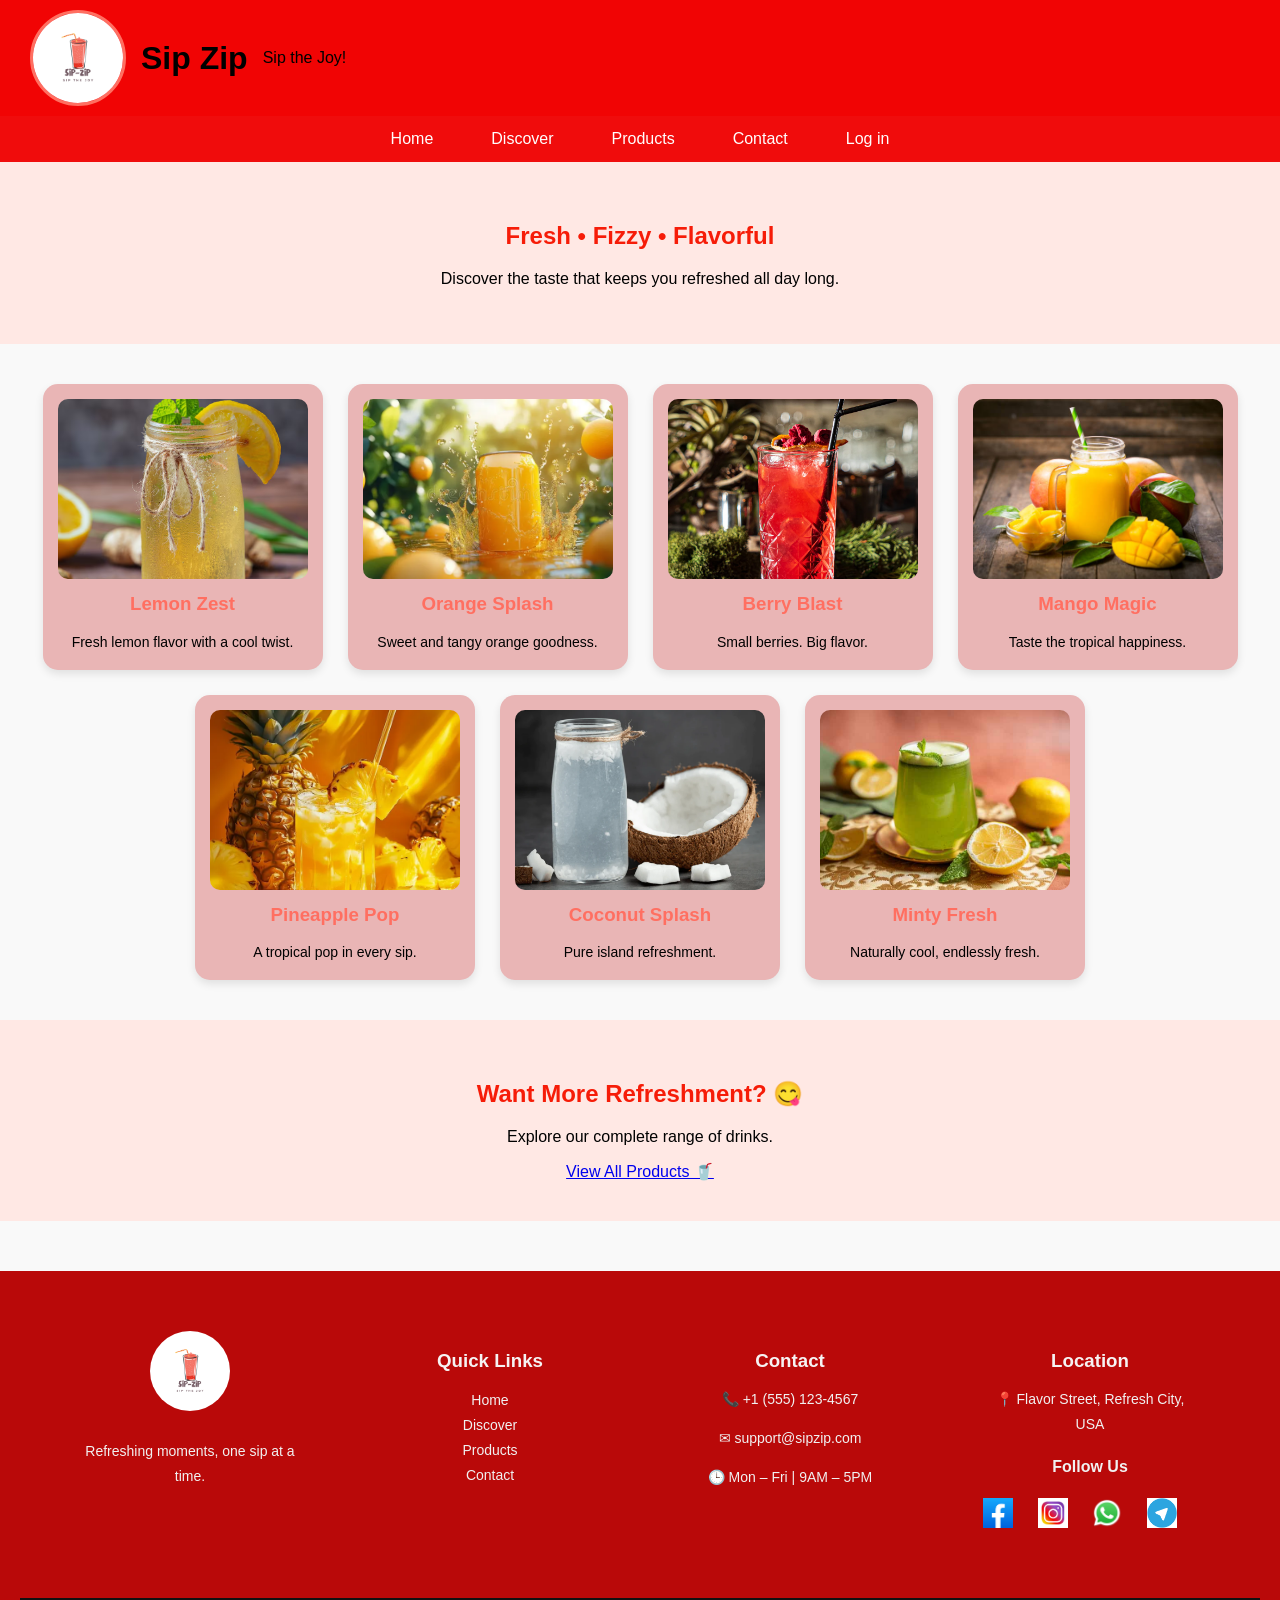
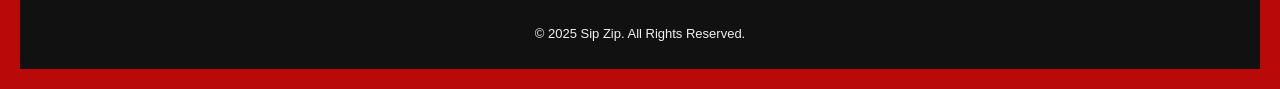
<file: index.html>
<!DOCTYPE html>
<html lang="en">
<head>
    <meta charset="UTF-8">
    <title>Sip Zip | Refresh Your Day</title>
    <link rel="stylesheet" href="stylesheet.css">

        <link rel="icon" type="image/png" href="Logo.png" sizes="96x96" />
<link rel="icon" type="image/svg+xml" href="Logo.png" />
<link rel="shortcut icon" href="Logo.png" />


</head>
<body>
 
    <!-- Header -->
    <header>
        <div class="logo-area">
        <img src="Logo.png" alt="Sip Zip Logo" class="logo">
        <h1>Sip Zip</h1>
            
    </div>
      <p>Sip the Joy!</p>
    </header>

    <!-- Navbar -->
    <nav>
        <ul>
            <li><a href="index.html">Home</a></li>
             <li><a href="about us.html">Discover</a></li>
            <li><a href="product.html">Products</a></li>
           
            <li><a href="contact.html">Contact</a></li>
             <li><a href="login.html">Log in</a></li> 
        </ul>
    </nav>

    <!-- Hero Section -->
    <section class="hero">
        <h2>Fresh • Fizzy • Flavorful</h2>
        <p>Discover the taste that keeps you refreshed all day long.</p>
    </section>

    <!-- Cards Section -->
    <section class="cards">
        <div class="card">
            <img src="lemon zest.avif" alt="Lemon Drink">
            <h3>Lemon Zest</h3>
            <p>Fresh lemon flavor with a cool twist.</p>
        </div>

        <div class="card">
            <img src="orange splash.webp" alt="Orange Drink">
            <h3>Orange Splash</h3>
            <p>Sweet and tangy orange goodness.</p>
        </div>

        <div class="card">
            <img src="berry blast.webp" alt="Berry Drink">
            <h3>Berry Blast</h3>
            <p>Small berries. Big flavor.</p>
        </div>
         <div class="card">
         <img src="mango.jpg" alt="Mango Magic">
            <h3>Mango Magic</h3>
            <p>Taste the tropical happiness.</p>
        </div>
         <div class="card">
         <img src="pineapple.webp" alt="Pineapple Pop">
            <h3>Pineapple Pop</h3>
            <p>A tropical pop in every sip.</p>
        </div>
         <div class="card">
         <img src="coconut.webp" alt="Coconut Splash">
            <h3>Coconut Splash</h3>
            <p>Pure island refreshment.</p>
        </div>
         <div class="card">
         <img src="mint.jpg" alt="Minty Fresh">
            <h3>Minty Fresh</h3>
            <p>Naturally cool, endlessly fresh.</p>
        </div>
      
    </section>

<section class="hero">
    <h2>Want More Refreshment? 😋</h2>
    <p>Explore our complete range of drinks.</p>
    <a href="product.html" class="menu-btn">View All Products 🥤</a>
</section>
<footer class="main-footer">

    <div class="footer-container">

        <!-- Logo & Tagline -->
        <div class="footer-box">
            <img src="Logo.png" alt="Sip Zip Logo" class="footer-logo">
            <p>Refreshing moments, one sip at a time.</p>
        </div>

        <!-- Quick Links -->
        <div class="footer-box">
            <h3>Quick Links</h3>
            <ul>
                <li><a href="home.html">Home</a></li>
                <li><a href="about us.html">Discover</a></li>
                <li><a href="product.html">Products</a></li>
                <li><a href="contact.html">Contact</a></li>  
               
            </ul>
        </div>

        <!-- Contact Info -->
        <div class="footer-box">
            <h3>Contact</h3>
            <p>📞 +1 (555) 123-4567</p>
            <p>✉ support@sipzip.com</p>
            <p>🕒 Mon – Fri | 9AM – 5PM</p>
        </div>

        <!-- Location & Social -->
        <div class="footer-box">
            <h3>Location</h3>
            <p>📍 Flavor Street, Refresh City, USA</p>

            <div class="social-icons">
            <h4>Follow Us</h4>
            <a href="#"><img src="facebok.ac3b465e-4384-42a8-9142-901c0405e1bc" alt="Facebook"></a>
            <a href="#"><img src="insta.webp" alt="Instagram"></a>
            <a href="#"><img src="WhatsApp.svg.webp" alt="WhatsApp"></a>
            <a href="#"><img src="telegram.png" alt="Telegram"></a>
        </div>
        </div>

    </div>

    <!-- Bottom Line -->
    <div class="footer-bottom">
        <p>© 2025 Sip Zip. All Rights Reserved.</p>
    </div>

</footer>









   

</body>
</html>
</file>
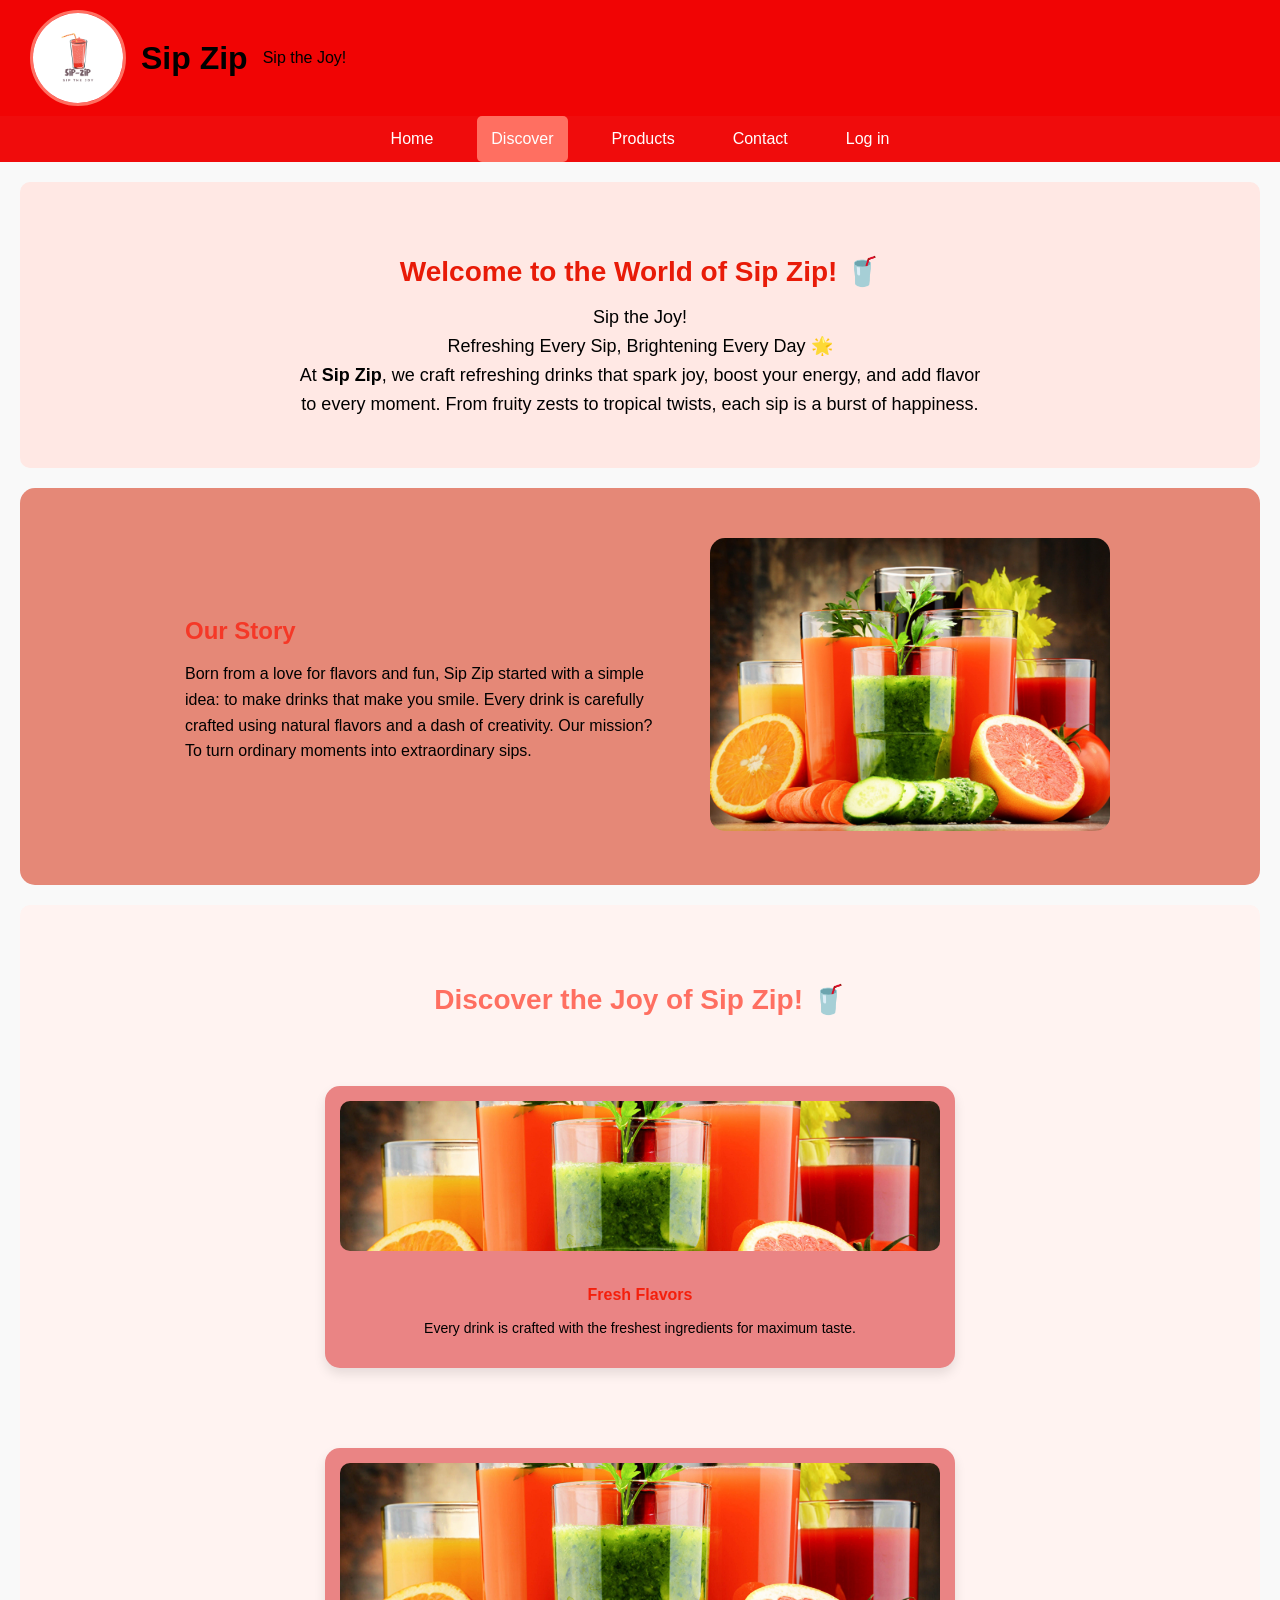
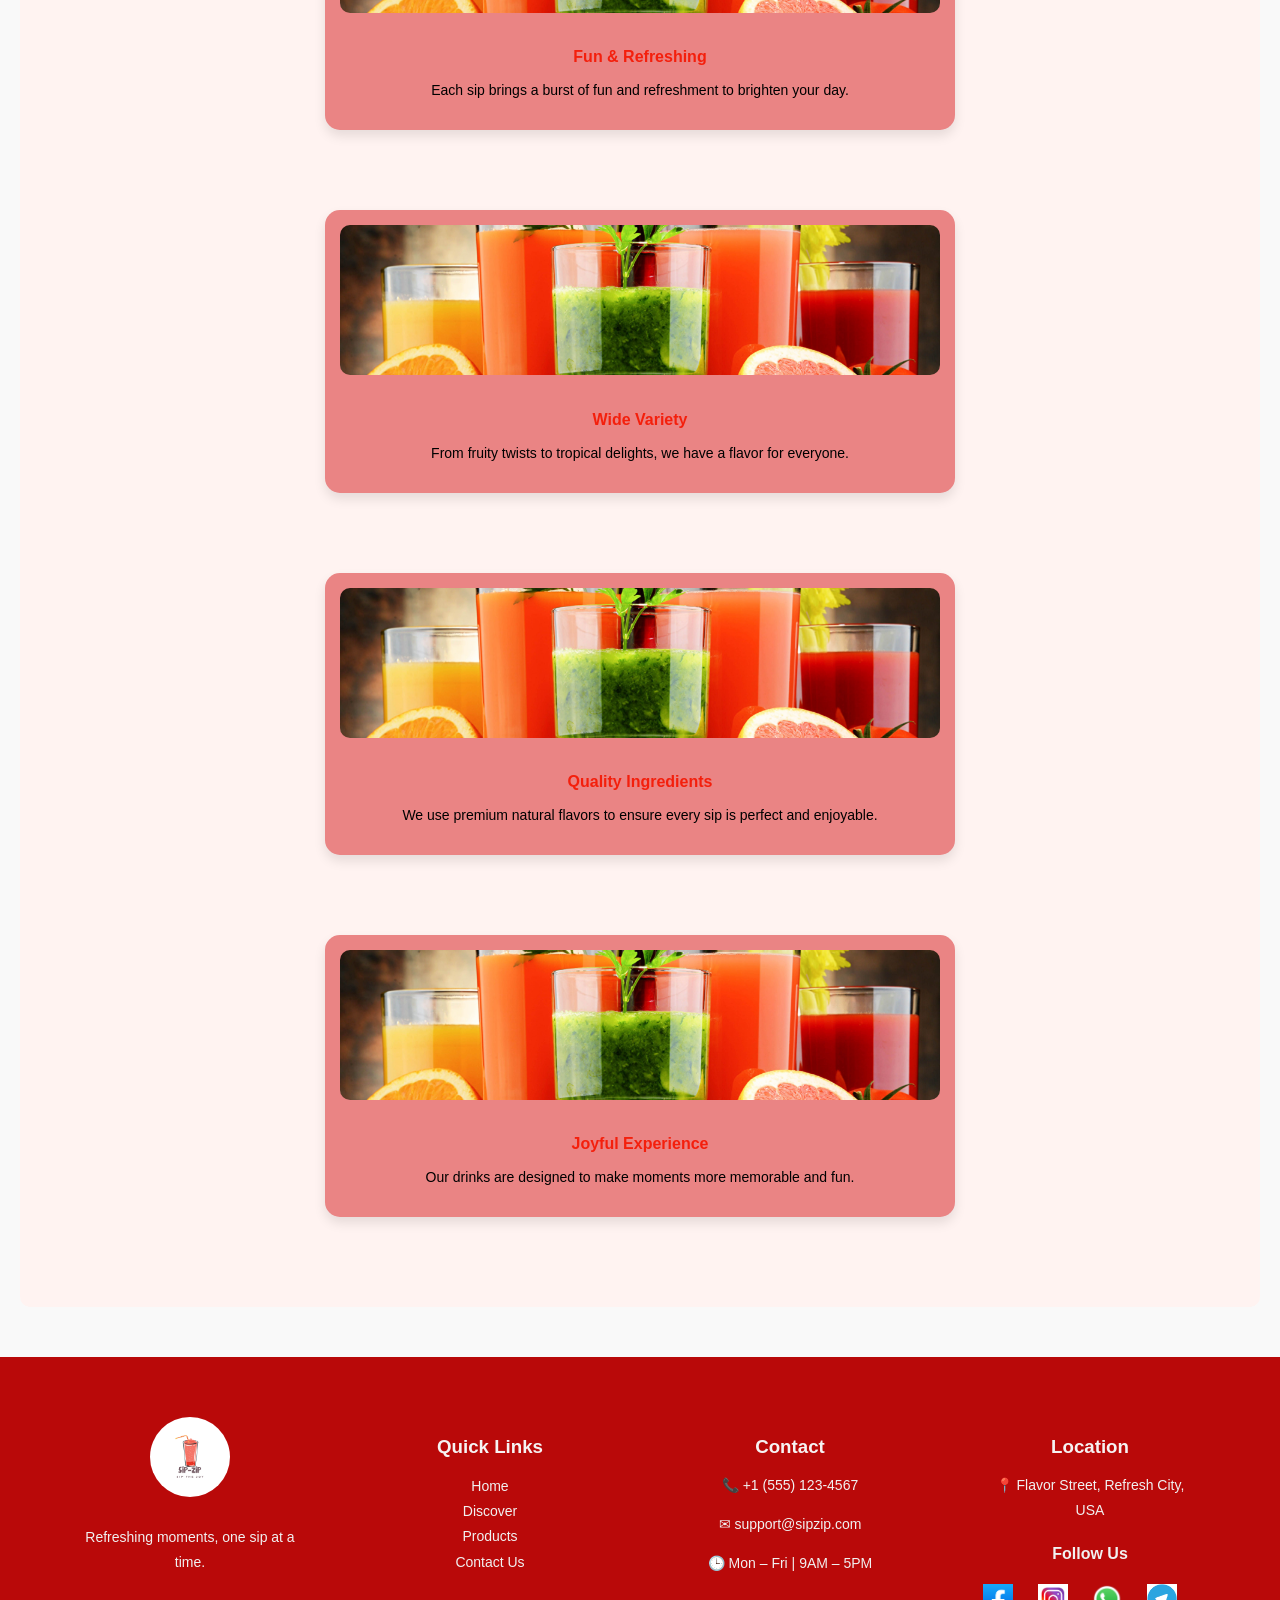
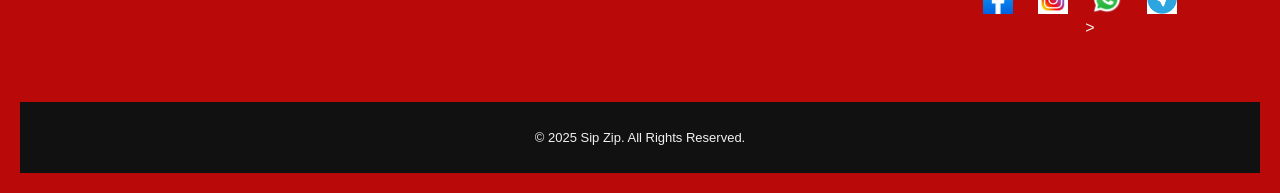
<file: about us.html>
<!DOCTYPE html>
<html lang="en">
<head>
    <meta charset="UTF-8">
    <title>About Us | Sip Zip</title>
    <link rel="stylesheet" href="stylesheet.css">
    
        <link rel="icon" type="image/png" href="Logo.png" sizes="96x96" />
<link rel="icon" type="image/svg+xml" href="Logo.png" />
<link rel="shortcut icon" href="Logo.png" />
</head>
<body>

<!-- Header -->
<header>
    <div class="logo-area">
        <img src="Logo.png" alt="Sip Zip Logo" class="logo">
        <h1>Sip Zip</h1>
    </div>
    <p>Sip the Joy!</p>
</header>

<!-- Navbar -->
<nav>
    <ul>
        <li><a href="index.html">Home</a></li>
        <li><a href="about us.html" class="active">Discover</a></li>
        <li><a href="product.html">Products</a></li>
        <li><a href="contact.html">Contact</a></li>
         <li><a href="login.html">Log in</a></li>
    </ul>
</nav>

<!-- Fun Hero / About Intro -->
<section class="about-hero">
    <h2>Welcome to the World of Sip Zip! 🥤</h2>
    <p>Sip the Joy!</p>
    <p>Refreshing Every Sip, Brightening Every Day 🌟</p>
    <p>
        At <strong>Sip Zip</strong>, we craft refreshing drinks that spark joy, 
        boost your energy, and add flavor to every moment. From fruity zests to tropical
        twists, each sip is a burst of happiness.
    </p>
</section>

<!-- Our Story Section -->
<section class="our-story">
    <div class="story-text">
        <h3>Our Story</h3>
        <p>
            Born from a love for flavors and fun, Sip Zip started with a simple
            idea: to make drinks that make you smile. Every drink is carefully crafted using
            natural flavors and a dash of creativity. Our mission? To turn ordinary moments
            into extraordinary sips.
        </p>
    </div>

    <div class="story-img">
        <img src="drinks.jpg" alt="Fresh Drinks">
    </div>
</section>

<!-- Discover Section -->
<section class="discover">
    <h3>Discover the Joy of Sip Zip! 🥤</h3>
    <div class="discover-container">

        <div class="discover-card">
            <img src="drinks.jpg" alt="Fresh Flavors">
            <h4>Fresh Flavors</h4>
            <p>Every drink is crafted with the freshest ingredients for maximum taste.</p>
        </div>

        <div class="discover-card">
            <img src="drinks.jpg" alt="Fun & Refreshing">
            <h4>Fun & Refreshing</h4>
            <p>Each sip brings a burst of fun and refreshment to brighten your day.</p>
        </div>

        <div class="discover-card">
            <img src="drinks.jpg" alt="Wide Variety">
            <h4>Wide Variety</h4>
            <p>From fruity twists to tropical delights, we have a flavor for everyone.</p>
        </div>

        <div class="discover-card">
            <img src="drinks.jpg" alt="Quality Ingredients">
            <h4>Quality Ingredients</h4>
            <p>We use premium natural flavors to ensure every sip is perfect and enjoyable.</p>
        </div>

        <div class="discover-card">
            <img src="drinks.jpg" alt="Joyful Experience">
            <h4>Joyful Experience</h4>
            <p>Our drinks are designed to make moments more memorable and fun.</p>
        </div>

    </div>
</section>
<footer class="main-footer">

    <div class="footer-container">

        <!-- Logo & Tagline -->
        <div class="footer-box">
            <img src="Logo.png" alt="Sip Zip Logo" class="footer-logo">
            <p>Refreshing moments, one sip at a time.</p>
        </div>

        <!-- Quick Links -->
        <div class="footer-box">
            <h3>Quick Links</h3>
            <ul>
                <li><a href="home.html">Home</a></li>
                <li><a href="about us.html">Discover</a></li>
                <li><a href="product.html">Products</a></li>
                <li><a href="contact.html">Contact Us</a></li>
                
            </ul>
        </div>

        <!-- Contact Info -->
        <div class="footer-box">
            <h3>Contact</h3>
            <p>📞 +1 (555) 123-4567</p>
            <p>✉ support@sipzip.com</p>
            <p>🕒 Mon – Fri | 9AM – 5PM</p>
        </div>

        <!-- Location & Social -->
        <div class="footer-box">
            <h3>Location</h3>
            <p>📍 Flavor Street, Refresh City, USA</p>

             <div class="social-icons">
            <h4>Follow Us</h4>
            <a href="#"><img src="facebok.ac3b465e-4384-42a8-9142-901c0405e1bc" alt="Facebook"></a>
            <a href="#"><img src="insta.webp" alt="Instagram"></a>
            <a href="#"><img src="WhatsApp.svg.webp" alt="WhatsApp"></a>
            <a href="#"><img src="telegram.png" alt="Telegram"></a>
        </div>>
        </div>

    </div>

    <!-- Bottom Line -->
    <div class="footer-bottom">
        <p>© 2025 Sip Zip. All Rights Reserved.</p>
    </div>

</footer>






</body>
</html>
</file>
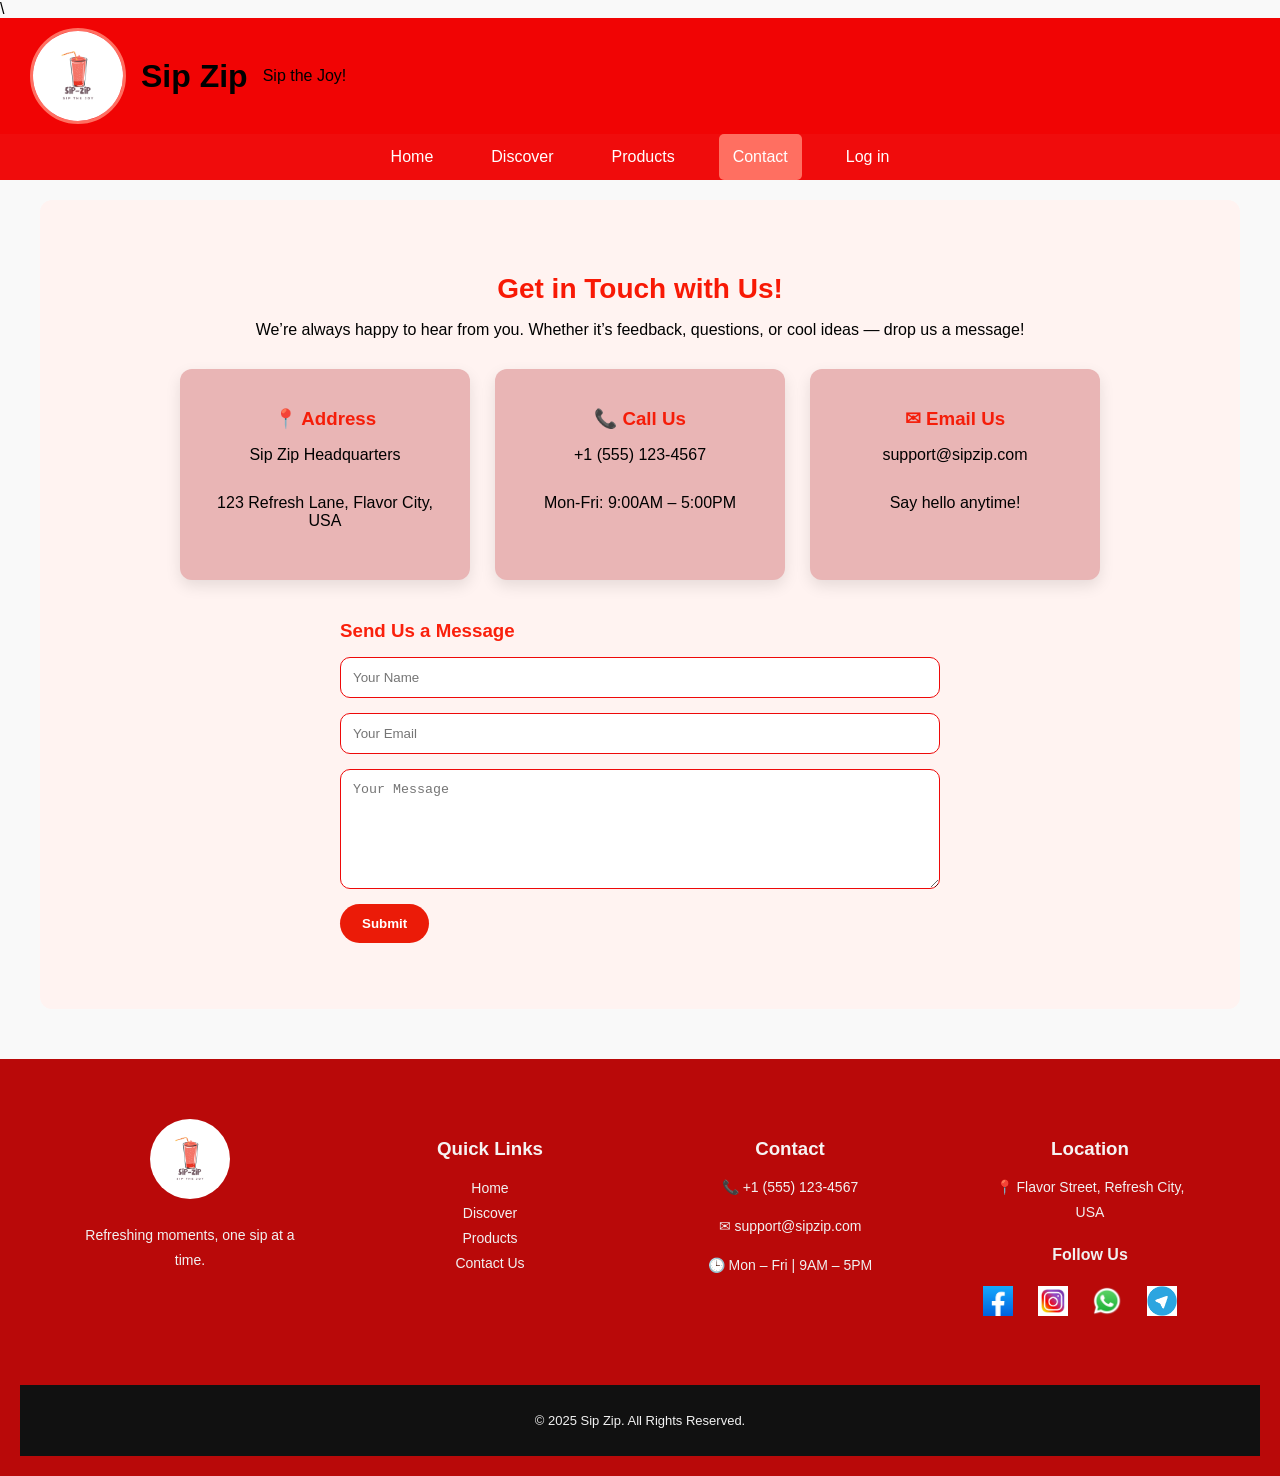
<file: contact.html>
\<!DOCTYPE html>
<html lang="en">
<head>
    <meta charset="UTF-8">
    <title>Contact Us | Sip Zip</title>
    <link rel="stylesheet" href="stylesheet.css">
</head>
<body>

<!-- Header -->
<header>
    <div class="logo-area">
        <img src="Logo.png" alt="Sip Zip Logo" class="logo">
        <h1>Sip Zip</h1>
    </div>
    <p>Sip the Joy!</p>
</header>

<!-- Navbar -->
<nav>
    <ul>
        <li><a href="index.html">Home</a></li>
        <li><a href="about us.html">Discover</a></li>
        <li><a href="product.html">Products</a></li>
        <li><a href="contact.html" class="active">Contact</a></li>
         <li><a href="login.html">Log in</a></li>
    </ul>
</nav>

<!-- Contact Section -->
<section class="contact-section">
    <h2>Get in Touch with Us!</h2>
    <p>We’re always happy to hear from you. Whether it’s feedback, questions, or cool ideas — drop us a message!</p>

    <div class="contact-cards">

        <div class="contact-card">
            <h3>📍 Address</h3>
            <p>Sip Zip Headquarters</p>
            <p>123 Refresh Lane, Flavor City, USA</p>
        </div>

        <div class="contact-card">
            <h3>📞 Call Us</h3>
            <p>+1 (555) 123-4567</p>
            <p>Mon-Fri: 9:00AM – 5:00PM</p>
        </div>

        <div class="contact-card">
            <h3>✉ Email Us</h3>
            <p>support@sipzip.com</p>
            <p>Say hello anytime!</p>
        </div>

    </div>

    <!-- Optional Inquiry Form -->
    <div class="form-area">
        <h3>Send Us a Message</h3>
        <form>
            <input type="text" placeholder="Your Name" required>
            <input type="email" placeholder="Your Email" required>
            <textarea placeholder="Your Message" required></textarea>
            <button type="submit">Submit</button>
        </form>
    </div>

</section>

<footer class="main-footer">

    <div class="footer-container">

        <!-- Logo & Tagline -->
        <div class="footer-box">
            <img src="Logo.png" alt="Sip Zip Logo" class="footer-logo">
            <p>Refreshing moments, one sip at a time.</p>
        </div>

        <!-- Quick Links -->
        <div class="footer-box">
            <h3>Quick Links</h3>
            <ul>
                <li><a href="home.html">Home</a></li>
                <li><a href="about us.html">Discover</a></li>
                <li><a href="product.html">Products</a></li>
                <li><a href="contact.html">Contact Us</a></li>
            </ul>
        </div>

        <!-- Contact Info -->
        <div class="footer-box">
            <h3>Contact</h3>
            <p>📞 +1 (555) 123-4567</p>
            <p>✉ support@sipzip.com</p>
            <p>🕒 Mon – Fri | 9AM – 5PM</p>
        </div>

        <!-- Location & Social -->
        <div class="footer-box">
            <h3>Location</h3>
            <p>📍 Flavor Street, Refresh City, USA</p>

           <div class="social-icons">
            <h4>Follow Us</h4>
            <a href="#"><img src="facebok.ac3b465e-4384-42a8-9142-901c0405e1bc" alt="Facebook"></a>
            <a href="#"><img src="insta.webp" alt="Instagram"></a>
            <a href="#"><img src="WhatsApp.svg.webp" alt="WhatsApp"></a>
            <a href="#"><img src="telegram.png" alt="Telegram"></a>
        </div>
        </div>

    </div>

    <!-- Bottom Line -->
    <div class="footer-bottom">
        <p>© 2025 Sip Zip. All Rights Reserved.</p>
    </div>

</footer>







</body>
</html>
</file>
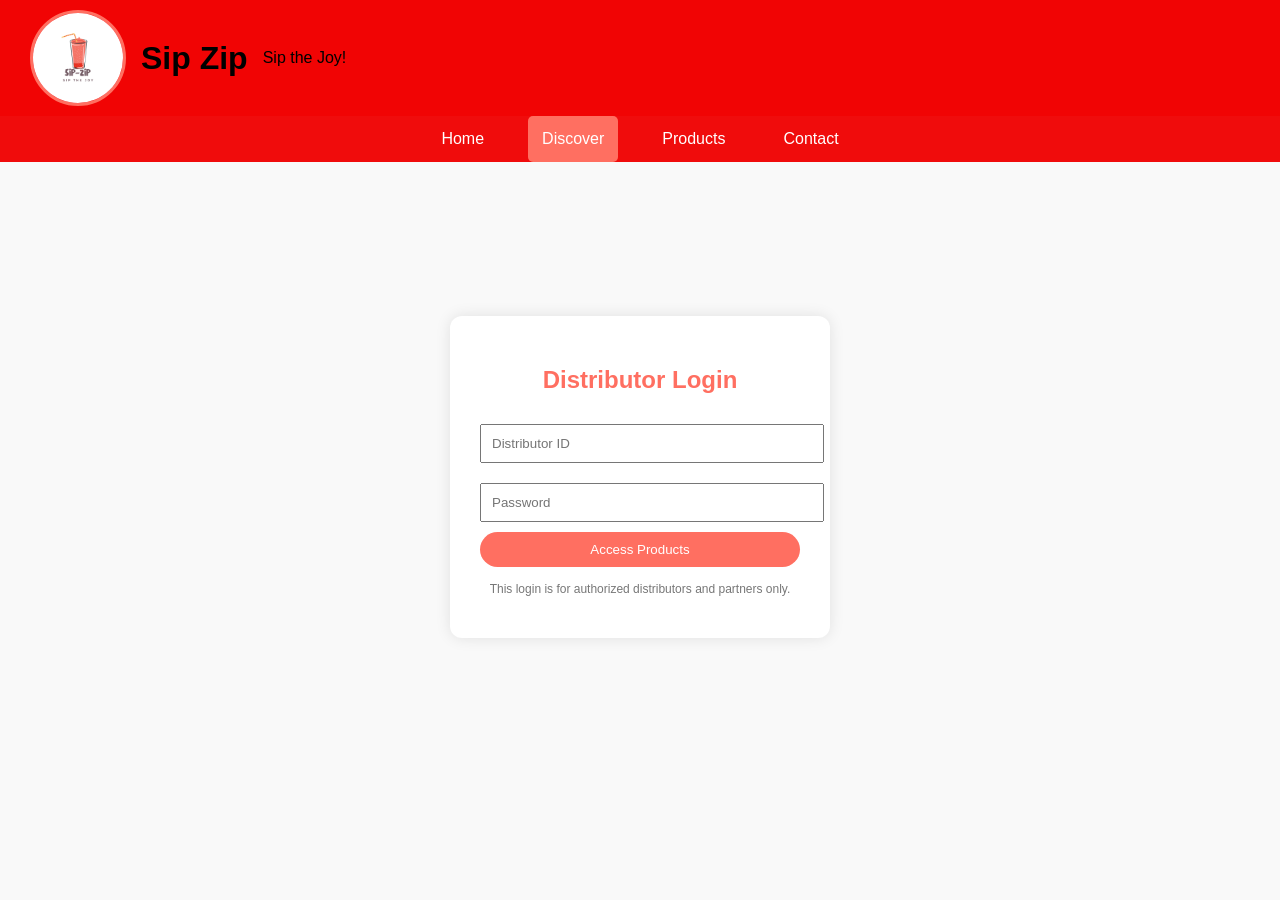
<file: login.html>
<!DOCTYPE html>
<html lang="en">
<head>
    <meta charset="UTF-8">
    <title>Login | Sip Zip</title>
    <link rel="stylesheet" href="stylesheet.css">
      <link rel="icon" type="image/png" href="Logo.png" sizes="96x96" />
<link rel="icon" type="image/svg+xml" href="Logo.png" />
<link rel="shortcut icon" href="Logo.png" />
</head>
<body>

<header>
    <div class="logo-area">
        <img src="Logo.png" alt="Sip Zip Logo" class="logo">
        <h1>Sip Zip</h1>
    </div>
    <p>Sip the Joy!</p>
</header>
<nav>
    <ul>
        <li><a href="index.html">Home</a></li>
        <li><a href="about us.html" class="active">Discover</a></li>
        <li><a href="product.html">Products</a></li>
        <li><a href="contact.html">Contact</a></li>
    </ul>
</nav>

<section class="login-section">
    <div class="login-box">
        <h2>Distributor Login</h2>

        <form>
            <input type="text" placeholder="Distributor ID" required>
            <input type="password" placeholder="Password" required>

            <button type="submit">Access Products</button>

            <p class="note">
                This login is for authorized distributors and partners only.
            </p>
        </form>
    </div>
</section>

</body>
</html>
</file>
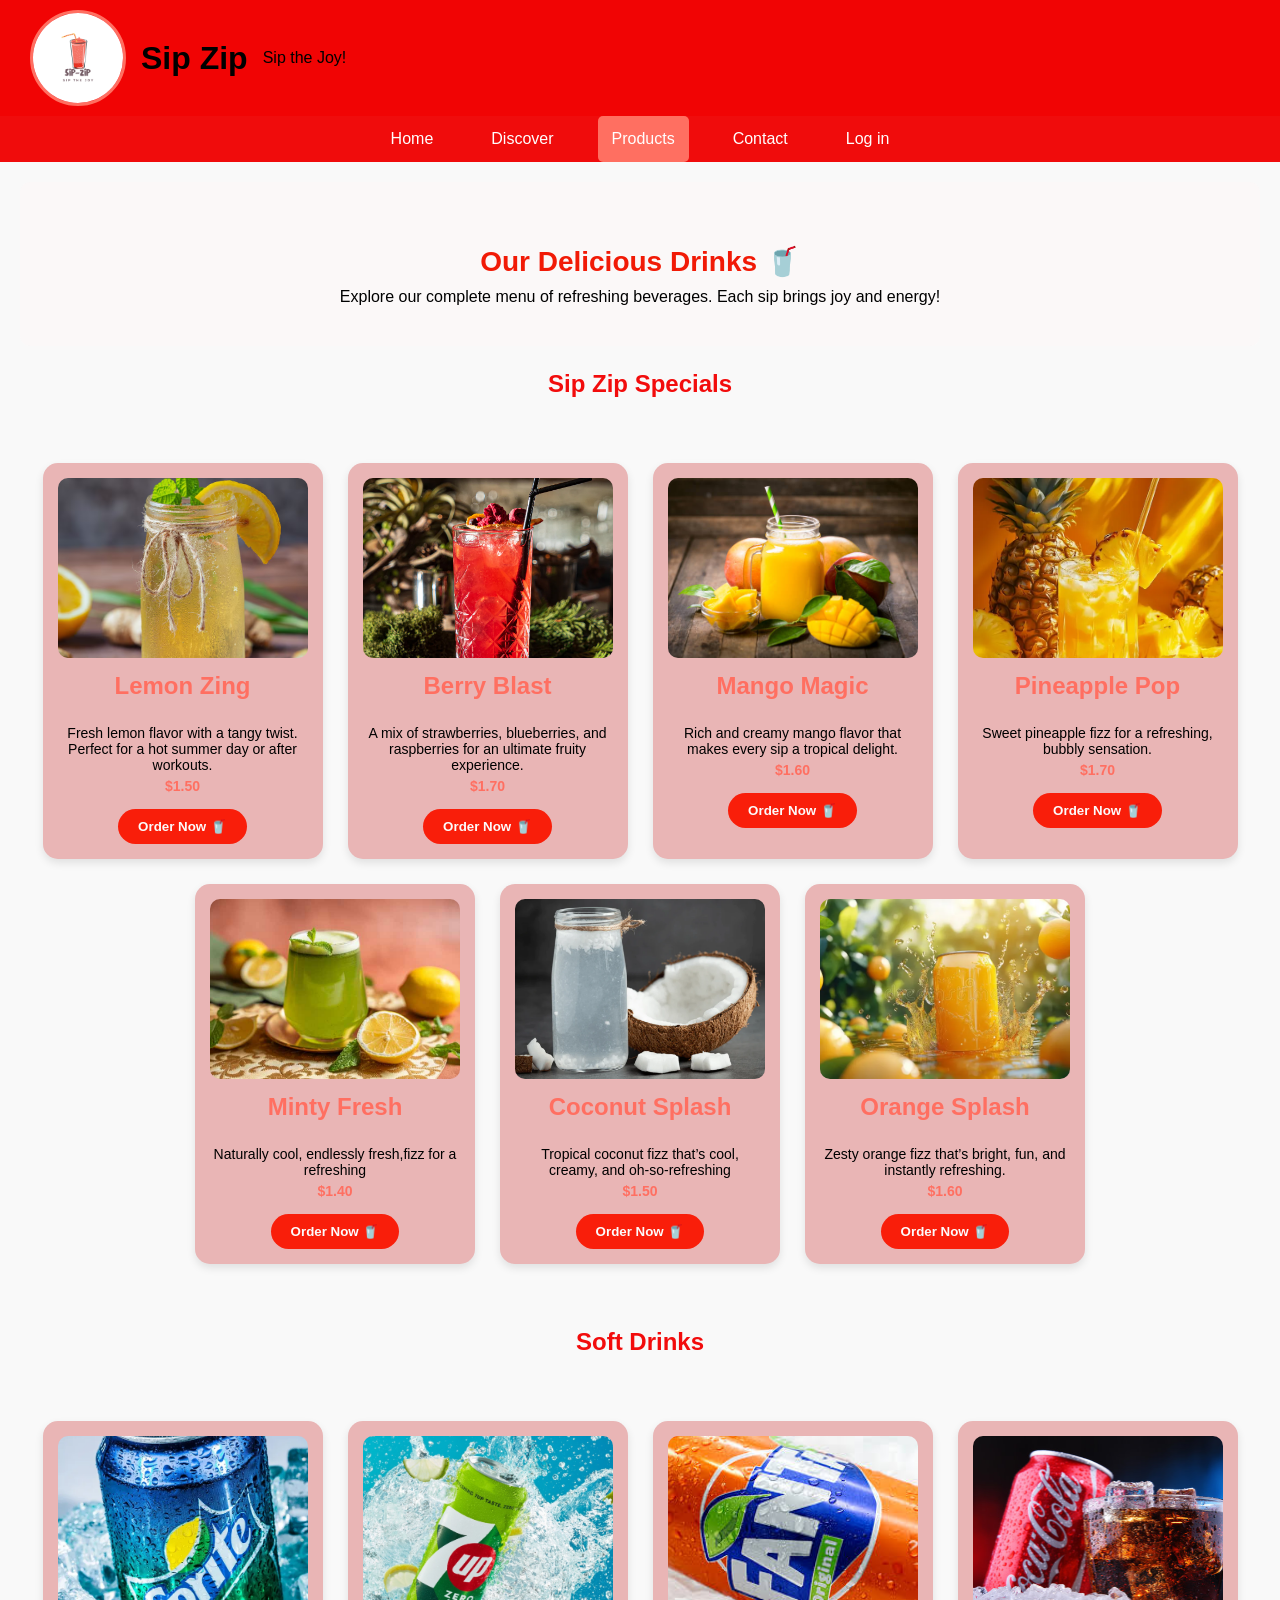
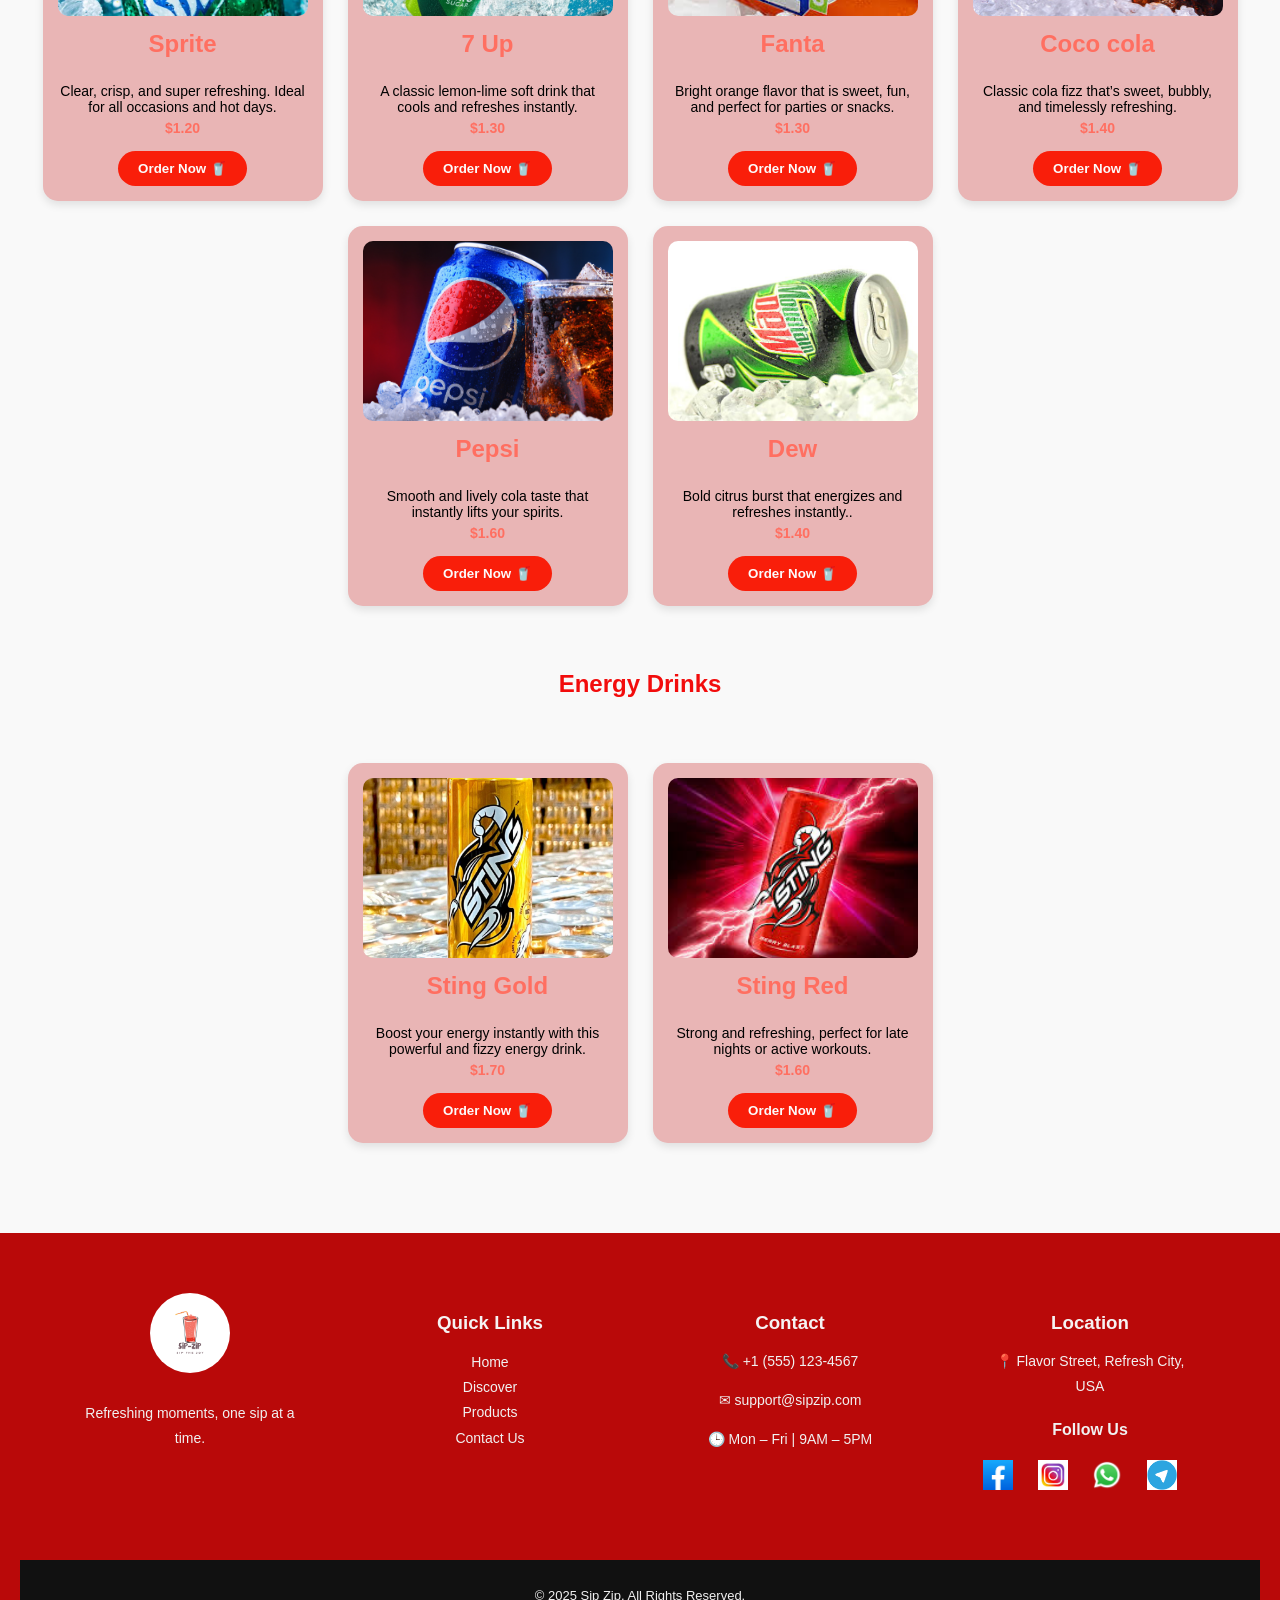
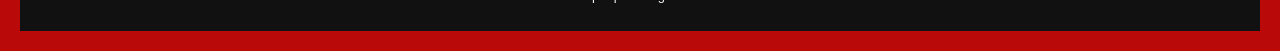
<file: product.html>
<!DOCTYPE html>
<html lang="en">
<head>
    <meta charset="UTF-8">
    <title>Products | Sip Zip</title>
    <link rel="stylesheet" href="stylesheet.css">
    
        <link rel="icon" type="image/png" href="Logo.png" sizes="96x96" />
<link rel="icon" type="image/svg+xml" href="Logo.png" />
<link rel="shortcut icon" href="Logo.png" />
</head>
<body>

<!-- Header -->
<header>
    <div class="logo-area">
        <img src="Logo.png" alt="Sip Zip Logo" class="logo">
        <h1>Sip Zip</h1>
    </div>
    <p> Sip the Joy!</p>
</header>

<!-- Navbar -->
<nav>
    <ul>
        <li><a href="index.html">Home</a></li>
        <li><a href="about us.html">Discover</a></li>
        <li><a href="product.html" class="active">Products</a></li>
        <li><a href="contact.html">Contact</a></li>
        <li><a href="login.html">Log in</a></li>
    </ul>
</nav>

<!-- Page Intro -->
<section class="page-intro">
    <h2>Our Delicious Drinks 🥤</h2>
    <p>Explore our complete menu of refreshing beverages. Each sip brings joy and energy!</p>
</section>

<!-- Sip Zip Specials -->
<section class="category">
    <h3>Sip Zip Specials</h3>
    <div class="cards">

        <div class="card">
            <img src="lemon zest.avif" alt="Lemon Zing">
            <h3>Lemon Zing</h3>
            <p>Fresh lemon flavor with a tangy twist. Perfect for a hot summer day or after workouts.</p>
            <p class="price">$1.50</p>
            <button class="order-btn">Order Now 🥤</button>
        </div>

        <div class="card">
            <img src="berry blast.webp" alt="Berry Blast">
            <h3>Berry Blast</h3>
            <p>A mix of strawberries, blueberries, and raspberries for an ultimate fruity experience.</p>
            <p class="price">$1.70</p>
            <button class="order-btn">Order Now 🥤</button>
        </div>

        <div class="card">
            <img src="mango.jpg" alt="Mango Magic">
            <h3>Mango Magic</h3>
            <p>Rich and creamy mango flavor that makes every sip a tropical delight.</p>
            <p class="price">$1.60</p>
            <button class="order-btn">Order Now 🥤</button>
        </div>

        <div class="card">
            <img src="pineapple.webp" alt="Pineapple Pop">
            <h3>Pineapple Pop</h3>
            <p>Sweet pineapple fizz for a refreshing, bubbly sensation.</p>
            <p class="price">$1.70</p>
            <button class="order-btn">Order Now 🥤</button>
        </div>
         <div class="card">
            <img src="mint.jpg" alt="Pineapple Pop">
            <h3>Minty Fresh</h3>
            <p>Naturally cool, endlessly fresh,fizz for a refreshing</p>
            <p class="price">$1.40</p>
            <button class="order-btn">Order Now 🥤</button>
        </div>
 <div class="card">
            <img src="coconut.webp" alt="Pineapple Pop">
            <h3>Coconut Splash</h3>
            <p>Tropical coconut fizz that’s cool, creamy, and oh-so-refreshing</p>
            <p class="price">$1.50</p>
            <button class="order-btn">Order Now 🥤</button>
        </div>
  
     <div class="card">
            <img src="orange splash.webp" alt="Pineapple Pop">
            <h3>Orange Splash</h3>
            <p>Zesty orange fizz that’s bright, fun, and instantly refreshing.</p>
            <p class="price">$1.60</p>
            <button class="order-btn">Order Now 🥤</button>
        </div>
    </div>
</section>

<!-- Soft Drinks -->
<section class="category">
    <h3>Soft Drinks</h3>
    <div class="cards">

        <div class="card">
            <img src="sprite.webp" alt="Sprite">
            <h3>Sprite</h3>
            <p>Clear, crisp, and super refreshing. Ideal for all occasions and hot days.</p>
            <p class="price">$1.20</p>
            <button class="order-btn">Order Now 🥤</button>
        </div>

        <div class="card">
            <img src="7up.jpg" alt="7 Up">
            <h3>7 Up</h3>
            <p>A classic lemon-lime soft drink that cools and refreshes instantly.</p>
            <p class="price">$1.30</p>
            <button class="order-btn">Order Now 🥤</button>
        </div>

        <div class="card">
            <img src="fanta.jpg" alt="Fanta">
            <h3>Fanta</h3>
            <p>Bright orange flavor that is sweet, fun, and perfect for parties or snacks.</p>
            <p class="price">$1.30</p>
            <button class="order-btn">Order Now 🥤</button>
        </div>

        <div class="card">
            <img src="cocc.jpg" alt="Coco cola">
            <h3>Coco cola</h3>
            <p>Classic cola fizz that’s sweet, bubbly, and timelessly refreshing.</p>
            <p class="price">$1.40</p>
            <button class="order-btn">Order Now 🥤</button>
        </div>
          <div class="card">
            <img src="pepsi.jpg" alt="pepsi">
            <h3>Pepsi</h3>
            <p>Smooth and lively cola taste that instantly lifts your spirits.</p>
            <p class="price">$1.60</p>
            <button class="order-btn">Order Now 🥤</button>
        </div>
<div class="card">
            <img src="dew.jpg" alt="Big Apple">
            <h3>Dew</h3>
            <p>Bold citrus burst that energizes and refreshes instantly..</p>
            <p class="price">$1.40</p>
            <button class="order-btn">Order Now 🥤</button>
        </div>
    </div>
</section>

<!-- Energy Drinks -->
<section class="category">
    <h3>Energy Drinks</h3>
    <div class="cards">

        <div class="card">
            <img src="sting gold.jpg" alt="Sting">
            <h3>Sting Gold</h3>
            <p>Boost your energy instantly with this powerful and fizzy energy drink.</p>
            <p class="price">$1.70</p>
            <button class="order-btn">Order Now 🥤</button>
        </div>

        <div class="card">
            <img src="stingredd.jpg" alt="Sting Red">
            <h3>Sting Red</h3>
            <p>Strong and refreshing, perfect for late nights or active workouts.</p>
            <p class="price">$1.60</p>
            <button class="order-btn">Order Now 🥤</button>
        </div>

    </div>
</section>

<footer class="main-footer">

    <div class="footer-container">

        <!-- Logo & Tagline -->
        <div class="footer-box">
            <img src="Logo.png" alt="Sip Zip Logo" class="footer-logo">
            <p>Refreshing moments, one sip at a time.</p>
        </div>

        <!-- Quick Links -->
        <div class="footer-box">
            <h3>Quick Links</h3>
            <ul>
                <li><a href="home.html">Home</a></li>
                <li><a href="about us.html">Discover</a></li>
                <li><a href="product.html">Products</a></li>
                <li><a href="contact.html">Contact Us</a></li>
                 
            </ul>
        </div>

        <!-- Contact Info -->
        <div class="footer-box">
            <h3>Contact</h3>
            <p>📞 +1 (555) 123-4567</p>
            <p>✉ support@sipzip.com</p>
            <p>🕒 Mon – Fri | 9AM – 5PM</p>
        </div>

        <!-- Location & Social -->
        <div class="footer-box">
            <h3>Location</h3>
            <p>📍 Flavor Street, Refresh City, USA</p>

            <div class="social-icons">
            <h4>Follow Us</h4>
            <a href="#"><img src="facebok.ac3b465e-4384-42a8-9142-901c0405e1bc" alt="Facebook"></a>
            <a href="#"><img src="insta.webp" alt="Instagram"></a>
            <a href="#"><img src="WhatsApp.svg.webp" alt="WhatsApp"></a>
            <a href="#"><img src="telegram.png" alt="Telegram"></a>
        </div>
        </div>

    </div>

    <!-- Bottom Line -->
    <div class="footer-bottom">
        <p>© 2025 Sip Zip. All Rights Reserved.</p>
    </div>

</footer>







</body>
</html>
</file>
<file: stylesheet.css>
/* General Styling */
body {
    margin: 0;
    font-family: Arial, Helvetica, sans-serif;
    background-color: #f9f9f9;
}
  /* --------------Home page styling ---------------------- */
/* Header */
header {
    display: flex;
    align-items: center;
    background-color: #f10404;
    padding: 10px 30px;   /* pehle zyada tha, ab kam */
    gap: 15px;
}

/* Navbar */
nav {
    background-color: #f00c0c;
}

nav ul {
    list-style: none;
    margin: 0;
    padding: 0;
    display: flex;
    justify-content: center;
}

nav ul li {
    margin: 0 15px;
}

nav ul li a {
    color: white;
    text-decoration: none;
    padding: 14px;
    display: block;
}

nav ul li a:hover {
    background-color: #ff6f61;
    border-radius: 5px;
}

/* Hero Section */
.hero {
    text-align: center;
    padding: 40px 20px;
    background-color: #ffe8e4;
}

.hero h2 {
    color: #f61c08;
}

/* Cards Section */
.cards {
    display: flex;
    justify-content: center;
    gap: 20px;
    padding: 40px;
    flex-wrap: wrap;
}

.card {
    background-color:rgb(233, 181, 181);
    width: 250px;
    border-radius: 10px;
    box-shadow: 0 4px 8px rgba(252, 5, 5, 0.1);
    text-align: center;
    padding: 15px;
}

.card img {
    width: 100%;
    height: 180px;
    border-radius: 10px;
    object-fit: cover;
}

.card h3 {
    color: #ff6f61;
}
.card:hover {
    background-color: rgb(221, 124, 124);
    transform: translateY(-10px) scale(1.05); /* Thoda upar aur zoom */
    box-shadow: 0 10px 20px rgba(0,0,0,0.2); /* Shadow zyada ho jaye */
}
.card:hover h3 {
    color: #e85b50;
}
/* --------------Home page styling end ---------------------- */

/* --------------About us  page styling ---------------------- */
/* Logo Area */
.logo-area {
  
    display: flex;
    align-items: center;
    gap: 15px;


}
.logo {
    width: 90px;          /* size barha diya */
    height: 90px;
    border-radius: 50%;   /* circle */
    object-fit: cover;    /* image distort nahi hogi */
    border: 3px solid #ff6f61; /* brand color border */
}




/* Active Link */
nav ul li a.active {
    background-color: #ff6f61;
    border-radius: 5px;
}

/* Navbar hover */
nav ul li a:hover {
    background-color: #ef8383;
    border-radius: 5px;
}

/* Hero / About Intro */
.about-hero {
    background-color: #ffe8e4;
    text-align: center;
    padding: 50px 20px;
    border-radius: 10px;
    margin: 20px;
}

.about-hero h2 {
    color: #e81b08;
    font-size: 28px;
    margin-bottom: 15px;
}

.about-hero p {
    max-width: 700px;
    margin: 0 auto;
    font-size: 18px;
    line-height: 1.6;
}

/* Our Story Section */
.our-story {
    display: flex;
    justify-content: center;
    align-items: center;
    gap: 40px;
    padding: 50px 20px;
    flex-wrap: wrap;
    background-color: #e58877;
    border-radius: 15px;
    margin: 20px;
     transition: transform 0.3s ease;
}

.story-text {
    max-width: 500px;
    
}

.story-text h3 {
    color: #f53827;
    margin-bottom: 15px;
    font-size: 24px;
    margin-left: 15px;
}

.story-text p {
    font-size: 16px;
    line-height: 1.6;
margin-left: 15px;
}

.story-img img {
    width: 400px;
    border-radius: 15px;
}
.story-text:hover{
    background-color: #ea9595;
}
.story-img:hover{
      transform: translateY(-10px) scale(1.05); 
    box-shadow: 0 10px 20px rgba(0,0,0,0.2); 
}
.story-text:hover{
       transform: translateY(-10px) scale(1.05); 
    box-shadow: 0 10px 20px rgba(0,0,0,0.2); 
}
.our-story:hover{
      transform: translateY(-10px) scale(1.05); 
    box-shadow: 0 10px 20px rgba(0,0,0,0.2); 

}



/* Footer */
footer {
    text-align: center;
    background-color: #e71313;
    color: white;
    padding: 20px;
    margin-top: 30px;
}
/* Discover Section */
.discover {
    background-color: #fff3f1;
    padding: 50px 20px;
    margin: 20px;
    border-radius: 10px;
    text-align: center;
}

.discover h3 {
    color: #ff6f61;
    font-size: 28px;
    margin-bottom: 30px;
}

/* Horizontal scroll container */
.discover-container {
     display: flex;
    justify-content: center;
    gap: 80px;
    padding: 40px;
    flex-wrap: wrap;
}



/* Discover Card */
.discover-card {
    min-width: 250px;
    background-color: rgb(234, 132, 132);
    border-radius: 15px;
    box-shadow: 0 6px 12px rgba(0,0,0,0.1);
    padding: 15px;
   width: 100%;
    max-width: 600px;
    margin: 0 auto;
    text-align: center;
    transition: transform 0.3s ease, box-shadow 0.3s ease;
}

.discover-card img {
    width: 100%;
    height: 150px;
    object-fit: cover;
    border-radius: 10px;
    margin-bottom: 10px;
}

.discover-card h4 {
    color: #f41f0c;
    margin-bottom: 8px;
}

.discover-card p {
    font-size: 14px;
    line-height: 1.5;
}

/* Hover Effect */
.discover-card:hover {
    background-color: #f6abab;
    transform: translateY(-8px) scale(1.05);
    box-shadow: 0 12px 20px rgba(0,0,0,0.2);
}

/* Responsive */
@media screen and (max-width: 768px) {
    .discover-container {
        flex-direction: row;
    }
    .discover-card {
        min-width: 200px;
    }
}
/* ----------------------about page styling end---------------*/
/*----------------Product page styling-------------------------- */
/* Page Intro */

.page-intro {
    text-align: center;
    padding: 40px 20px;
    background-color: #fbf8f8;
    border-radius: 10px;
    margin: 20px;
}

.page-intro h2 {
    color: #f11a06;
    font-size: 28px;
    margin-bottom: 10px;
}

.page-intro p {
    max-width: 700px;
    margin: 0 auto;
    font-size: 16px;
}
.category h3{
     color: #f20c0c;
    font-size: 24px;
    margin-bottom: 25px;
    text-align: center; /
}

/* Cards Section */
.cards {

    display: flex;
    flex-wrap: wrap;
    justify-content: center;
    gap: 25px;
    
    padding: 40px 20px;
}

/* Card styling with hover */
.card {
    background-color: rgb(233, 181, 181);
    width: 250px;
    border-radius: 15px;
 
    box-shadow: 0 4px 8px rgba(0,0,0,0.1);
    text-align: center;
    padding: 15px;
    transition: transform 0.3s ease, box-shadow 0.3s ease;
}

.card img {
    width: 100%;
    height: 180px;
    border-radius: 10px;
    object-fit: cover;
}

.card:hover {
    transform: translateY(-10px) scale(1.05);
    box-shadow: 0 12px 20px rgba(0,0,0,0.2);
}

.card h3 {
    color: #ff6f61;
    margin-top: 10px;
    transition: color 0.3s ease;
}

.card:hover h3 {
    color: #e85b50;
}

.card p {
    font-size: 14px;
    margin: 5px 0;
}

.price {
    font-weight: bold;
    color: #ff6f61;
    margin-top: 5px;
}

/* Order Button */
.order-btn {
    background-color: #f91e0a;
    color: rgb(252, 251, 251);
    border: none;
    padding: 10px 20px;
    border-radius: 20px;
    margin-top: 10px;
    cursor: pointer;
    font-weight: bold;
    transition: background-color 0.3s ease;
}

.order-btn:hover {
    background-color: #e85b50;
}

/* Footer */
footer {
    text-align: center;
    background-color: #f11111;
    color: white;
    padding: 20px;
    margin-top: 30px;
}

/* Responsive */
@media screen and (max-width: 768px){
    .cards {
        flex-direction: column;
        align-items: center;
    }
    .card {
        width: 80%;
    }
    .story-img img {
        width: 100%;
    }
}
/*----------product styling end---------------*/
/*-------------contact page styling---------------*/
/* Login Page Background */
/* Contact Section */
.contact-section {
    padding: 50px 20px;
    text-align: center;
    background-color: #fff3f1;
    margin: 20px 40px;
    border-radius: 12px;
}

.contact-section h2 {
    color: #f81905;
    margin-bottom: 10px;
    font-size: 28px;
}

.contact-section p {
    font-size: 16px;
    margin-bottom: 30px;
}

/* Contact Cards */
.contact-cards {
    display: flex;
    justify-content: center;
    gap: 25px;
    flex-wrap: wrap;
    margin-bottom: 40px;
}

.contact-card {
   background-color: rgb(233, 181, 181);
    padding: 20px;
    width: 250px;
    border-radius: 12px;
    box-shadow: 0 6px 15px rgba(0,0,0,0.1);
    transition: transform 0.3s ease;
}

.contact-card:hover {

    transform: translateY(-8px) scale(1.03);
}

.contact-card h3 {
    color: #f51d09;
    margin-bottom: 10px;
}

/* Inquiry Form */
.form-area {
    max-width: 600px;
    margin: 0 auto;
    text-align: left;
}

.form-area h3 {
    color: #fa200c;
    margin-bottom: 15px;
}

.form-area input,
.form-area textarea {
    width: 100%;
    padding: 12px;
    margin-bottom: 15px;
    border-radius: 10px;
    border: 1px solid #ee0909;
    outline: none;
}

.form-area textarea {
    height: 120px;
}

.form-area button {
    background-color: #eb1b08;
    color: white;
    padding: 12px 22px;
    border: none;
    border-radius: 20px;
    cursor: pointer;
    font-weight: bold;
}

.form-area button:hover {
    background-color: #ed675e;
}
/*-------------contact styling end---------------*/
/*-------------Login styling-----------------------*/
.login-section {
    display: flex;
    justify-content: center;
    align-items: center;
    height: 70vh;
}

.login-box {
    background: #fff;
    padding: 30px;
    width: 320px;
    text-align: center;
    border-radius: 12px;
    box-shadow: 0 0 15px rgba(0,0,0,0.1);
}

.login-box h2 {
    margin-bottom: 20px;
    color: #ff6f61;
}

.login-box input {
    width: 100%;
    padding: 10px;
    margin: 10px 0;
}

.login-box button {
    width: 100%;
    padding: 10px;
    background: #ff6f61;
    border: none;
    color: white;
    border-radius: 25px;
    cursor: pointer;
}

.login-box .note {
    font-size: 12px;
    margin-top: 15px;
    color: #777;
}

/*----------------Login styling end----------------*/

/*----Footer-----*/
/* Footer */
.main-footer {
    background-color: #b90909;
    color: #f1f1f1;
    margin-top: 50px;
}

.footer-container {
    display: flex;
    justify-content: space-between;
    flex-wrap: wrap;
    padding: 40px 60px;
}

.footer-box {
    width: 220px;
    margin-bottom: 25px;
}

.footer-box h3 {
    color: #f6f3f3;
    margin-bottom: 15px;
}

.footer-box p,
.footer-box li {
    font-size: 14px;
    line-height: 1.8;
}

.footer-box ul {
    list-style: none;
    padding: 0;
}

.footer-box ul li a {
    text-decoration: none;
    color: #f1f1f1;
}

.footer-box ul li a:hover {
    color: #ff6f61;
}

/* Footer Logo */
.footer-logo {
    width: 80px;
    border-radius: 50%;
    margin-bottom: 10px;
}

/* Social Icons */
.social-icons {
    margin-top: 15px;
}

.social-icons a {
    font-size: 20px;
    margin-right: 10px;
    text-decoration: none;
    color: #f1f1f1;
}
.social-icons a img{
     width: 30px;
    margin-right: 10px;
    transition: transform 0.3s;
}

.social-icons a:hover {
    color: #ff6f61;
}

/* Footer Bottom */
.footer-bottom {
    text-align: center;
    padding: 15px;
    background-color: #111;
    font-size: 13px;
}
</file>
